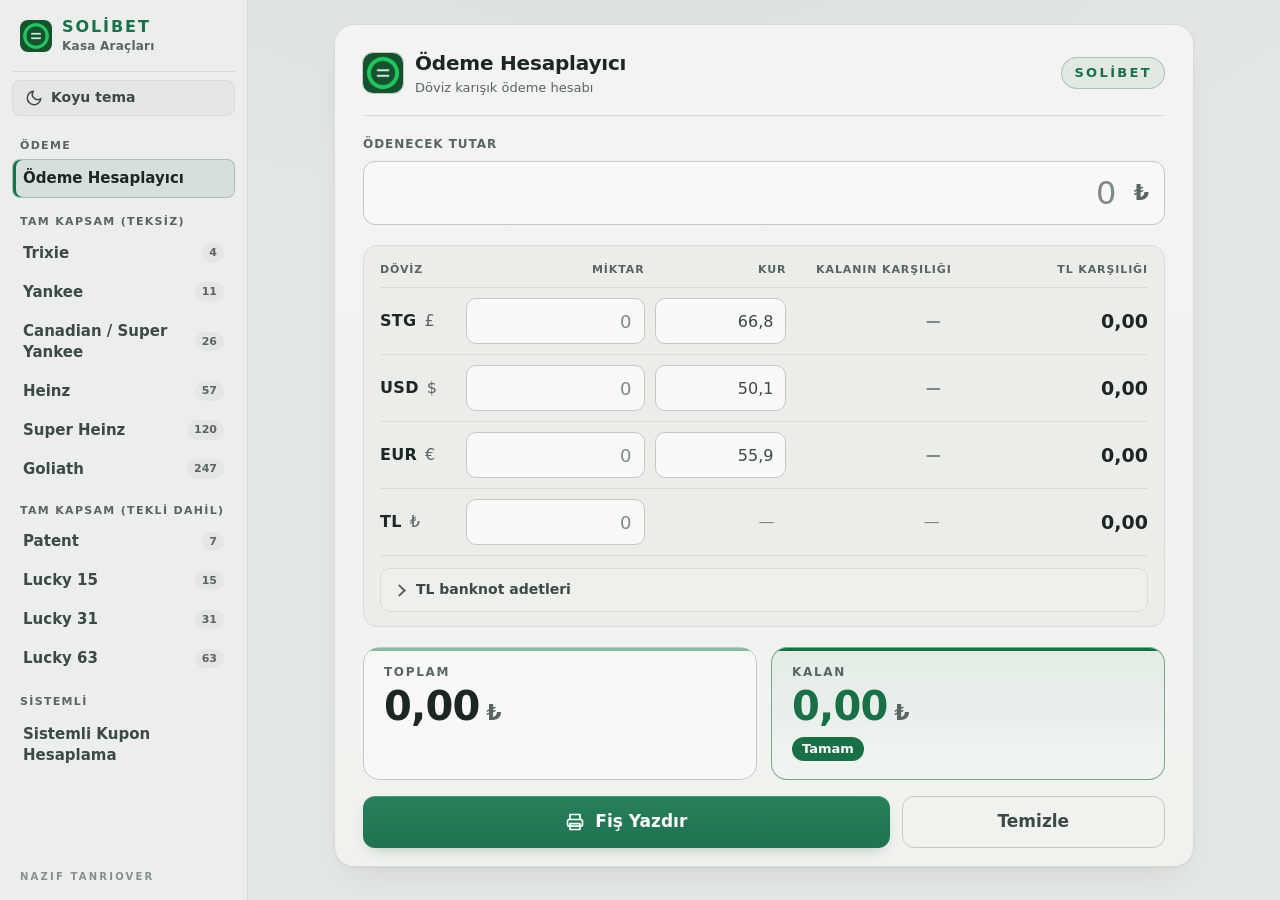
<file: index.html>
<!doctype html>
<html lang="tr">
<head>
  <meta charset="utf-8">
  <meta name="viewport" content="width=device-width, initial-scale=1">
  <title>SOLİBET Kasa Araçları</title>
  <meta name="theme-color" content="#081a10">
  <link rel="manifest" href="manifest.json">
  <link rel="icon" href="icons/icon-192.png">
  <link rel="apple-touch-icon" href="icons/icon-192.png">
  <link rel="stylesheet" href="style.css">
  <script>
    // Kayıtlı tema seçimini sayfa çizilmeden uygula (yanıp sönme olmasın)
    try { var t = localStorage.getItem('odeme-tema'); if (t) document.documentElement.dataset.theme = t; } catch (e) {}
  </script>
</head>
<body>
  <!-- SOL MENÜ: tıklanan program ortada açılır -->
  <nav class="menu" aria-label="Programlar">
    <div class="menu-ust">
      <img src="icons/icon-192.png" alt="" width="32" height="32">
      <span>SOLİBET<br><small>Kasa Araçları</small></span>
    </div>

    <!-- Açık / koyu tema düğmesi -->
    <button type="button" class="tema-dugme" id="tema-dugme" aria-label="Temayı değiştir">
      <svg id="tema-ikon" aria-hidden="true" width="18" height="18" viewBox="0 0 24 24" fill="none" stroke="currentColor" stroke-width="2" stroke-linecap="round" stroke-linejoin="round"></svg>
      <span id="tema-yazi">Açık tema</span>
    </button>

    <p class="menu-baslik">Ödeme</p>
    <a href="#odeme" data-gorunum="odeme">Ödeme Hesaplayıcı</a>

    <!-- Bahis türleri menu.js tarafından lucky.js listesinden eklenir -->
    <div id="menu-bahisler"></div>

    <p class="menu-baslik">Sistemli</p>
    <a href="#sistemli" data-gorunum="sistemli">Sistemli Kupon Hesaplama</a>

    <footer class="imza-alt">NAZIF TANRIOVER</footer>
  </nav>

  <div class="icerik">
  <main class="kart gorunum" id="gorunum-odeme">
    <header class="ust">
      <div class="ust-sol">
        <img class="logo" src="icons/icon-192.png" alt="" width="40" height="40">
        <div>
          <h1>Ödeme Hesaplayıcı</h1>
          <p class="alt-baslik">Döviz karışık ödeme hesabı</p>
        </div>
      </div>
      <span class="marka">SOLİBET</span>
    </header>

    <!-- Ödenecek tutar -->
    <label class="odenecek">
      <span class="etiket">Ödenecek Tutar</span>
      <span class="alan">
        <input id="odenecek" inputmode="decimal" autocomplete="off" placeholder="0">
        <span class="birim" aria-hidden="true">₺</span>
      </span>
    </label>

    <!-- Döviz satırları -->
    <div class="tablo">
      <div class="satir baslik">
        <span>Döviz</span><span>Miktar</span><span>Kur</span><span>Kalanın Karşılığı</span><span>TL Karşılığı</span>
      </div>
      <div class="satir">
        <span class="doviz">STG <i>£</i></span>
        <input id="miktar-STG" inputmode="decimal" autocomplete="off" placeholder="0">
        <input id="kur-STG" inputmode="decimal" autocomplete="off">
        <output id="kalan-STG" class="kalan-doviz">—</output>
        <output class="tl-deger" id="tl-STG">0,00</output>
      </div>
      <div class="satir">
        <span class="doviz">USD <i>$</i></span>
        <input id="miktar-USD" inputmode="decimal" autocomplete="off" placeholder="0">
        <input id="kur-USD" inputmode="decimal" autocomplete="off">
        <output id="kalan-USD" class="kalan-doviz">—</output>
        <output class="tl-deger" id="tl-USD">0,00</output>
      </div>
      <div class="satir">
        <span class="doviz">EUR <i>€</i></span>
        <input id="miktar-EUR" inputmode="decimal" autocomplete="off" placeholder="0">
        <input id="kur-EUR" inputmode="decimal" autocomplete="off">
        <output id="kalan-EUR" class="kalan-doviz">—</output>
        <output class="tl-deger" id="tl-EUR">0,00</output>
      </div>
      <div class="satir satir-tl">
        <span class="doviz">TL <i>₺</i></span>
        <input id="miktar-TL" inputmode="decimal" autocomplete="off" placeholder="0">
        <span class="kur-yok">—</span>
        <span class="kur-yok">—</span>
        <output class="tl-deger" id="tl-TL">0,00</output>
      </div>

      <!-- TL banknot alt bölümü: adet girilirse TL miktarı otomatik dolar -->
      <details class="banknot" id="banknot-bolum">
        <summary>TL banknot adetleri <span id="banknot-ozet"></span></summary>
        <div class="banknot-izgara">
          <label><span>200 ₺</span><input data-kupur="200" inputmode="numeric" autocomplete="off" placeholder="0"></label>
          <label><span>100 ₺</span><input data-kupur="100" inputmode="numeric" autocomplete="off" placeholder="0"></label>
          <label><span>50 ₺</span><input data-kupur="50" inputmode="numeric" autocomplete="off" placeholder="0"></label>
          <label><span>20 ₺</span><input data-kupur="20" inputmode="numeric" autocomplete="off" placeholder="0"></label>
          <label><span>10 ₺</span><input data-kupur="10" inputmode="numeric" autocomplete="off" placeholder="0"></label>
          <label><span>5 ₺</span><input data-kupur="5" inputmode="numeric" autocomplete="off" placeholder="0"></label>
          <label class="coins"><span>COINS (₺ tutar)</span><input id="coins" inputmode="decimal" autocomplete="off" placeholder="0,00"></label>
        </div>
        <p class="ipucu">Adet yazınca TL miktarı kendiliğinden dolar. TL miktarını elle yazarsan adetler silinir.</p>
      </details>
    </div>

    <!-- Sonuçlar -->
    <section class="sonuc">
      <div class="kutu toplam">
        <span>TOPLAM</span>
        <strong id="toplam">0,00</strong>
      </div>
      <div class="kutu kalan" id="kalan-kutu">
        <span>KALAN</span>
        <strong id="kalan">0,00</strong>
        <em id="durum">—</em>
      </div>
    </section>

    <div class="butonlar">
      <button id="yazdir" type="button" class="yazdir">
        <svg aria-hidden="true" width="20" height="20" viewBox="0 0 24 24" fill="none" stroke="currentColor" stroke-width="2" stroke-linecap="round" stroke-linejoin="round"><path d="M6 9V3h12v6"/><rect x="3" y="9" width="18" height="8" rx="2"/><path d="M6 14h12v7H6z"/></svg>
        Fiş Yazdır
      </button>
      <button id="temizle" type="button" class="ikincil">Temizle</button>
    </div>
  </main>

  <!-- LUCKY / YANKEE HESAPLAYICI: menüden seçilen türe göre kurulur (menu.js) -->
  <section class="kart gorunum" id="gorunum-lucky" hidden>
    <header class="ust">
      <div class="ust-sol">
        <img class="logo" src="icons/icon-192.png" alt="" width="40" height="40">
        <div>
          <h1 id="l-baslik">Lucky 15</h1>
          <p class="alt-baslik" id="l-aciklama"></p>
        </div>
      </div>
      <span class="marka">SOLİBET</span>
    </header>

    <div class="l-ayarlar">
      <label><span class="etiket">Oran tipi</span>
        <select id="l-oran-tipi">
          <option value="kesirli">Kesirli (5/2)</option>
          <option value="ondalik">Ondalık (3,50)</option>
        </select></label>
      <label><span class="etiket">Bahis girişi</span>
        <select id="l-bahis-tipi">
          <option value="satir">Satır başı</option>
          <option value="toplam">Toplam yatırılan</option>
        </select></label>
      <label><span class="etiket" id="l-birim-etiket">Satır başı bahis</span>
        <input id="l-birim" inputmode="decimal" autocomplete="off" placeholder="0"></label>
      <label><span class="etiket">Each-Way</span>
        <select id="l-ew">
          <option value="">Hayır (sadece Win)</option>
          <option value="winToWin">Evet — Win to Win</option>
          <option value="equallyDivided">Evet — Eşit bölünmüş</option>
        </select></label>
      <label><span class="etiket">Plase kesri</span>
        <select id="l-plase">
          <option value="1/4">1/4</option>
          <option value="1/5">1/5</option>
          <option value="1/3">1/3</option>
          <option value="1/6">1/6</option>
          <option value="1/2">1/2</option>
        </select></label>
    </div>

    <div class="tablo l-tablo">
      <div class="l-satir baslik">
        <span>#</span><span>Oran</span><span>Sonuç</span><span>Rule 4 (p)</span><span>Dead Heat</span>
      </div>
      <div id="l-secimler"></div>
      <!-- SOLİBET Lucky kuralları (sadece Patent, Lucky 15/31/63): değerler değiştirilebilir -->
      <details class="banknot" id="l-bonus-bolum">
        <summary>SOLİBET bonusu <span id="l-bonus-ozet"></span></summary>
        <div class="l-bonus">
          <label id="l-carpan-alan"><span>Tek kazanan: fiyat × çarpan + 1</span><input id="l-bonus-carpan" inputmode="decimal" autocomplete="off" value="2"></label>
          <label><span>Hepsi kazanırsa (NR yoksa) bonus %</span><input id="l-bonus-yuzde" inputmode="decimal" autocomplete="off" value="10"></label>
        </div>
      </details>
      <p class="ipucu" id="l-ipucu"></p>
    </div>

    <p class="l-hata" id="l-hata" role="alert"></p>

    <section class="sonuc">
      <div class="kutu toplam">
        <span>TOPLAM BAHİS</span>
        <strong id="l-toplam-bahis">0,00</strong>
        <em class="l-not" id="l-satir-notu"></em>
      </div>
      <div class="kutu kalan tamam" id="l-odeme-kutu">
        <span>ÖDEME</span>
        <strong id="l-getiri">0,00</strong>
        <em id="l-kar">—</em>
      </div>
    </section>

    <div class="l-detay" id="l-detay"></div>

    <div class="butonlar">
      <button id="l-yazdir" type="button" class="yazdir">
        <svg aria-hidden="true" width="20" height="20" viewBox="0 0 24 24" fill="none" stroke="currentColor" stroke-width="2" stroke-linecap="round" stroke-linejoin="round"><path d="M6 9V3h12v6"/><rect x="3" y="9" width="18" height="8" rx="2"/><path d="M6 14h12v7H6z"/></svg>
        Fiş Yazdır
      </button>
      <button id="l-temizle" type="button" class="ikincil">Temizle</button>
    </div>
  </section>

  <!-- SİSTEMLİ KUPON: ayrı program, olduğu gibi içeri alındı -->
  <section class="kart gorunum gorunum-genis" id="gorunum-sistemli" hidden>
    <iframe id="sistemli-cerceve" title="Sistemli Kupon Hesaplama" data-src="sistemli/index.html"></iframe>
  </section>
  </div>

  <!-- Termal yazıcı fişi: sadece yazdırırken görünür -->
  <div id="fis" aria-hidden="true"></div>

  <script src="app.js"></script>
  <script src="lucky.js"></script>
  <script src="menu.js"></script>
  <script src="klavye.js"></script>
</body>
</html>
</file>
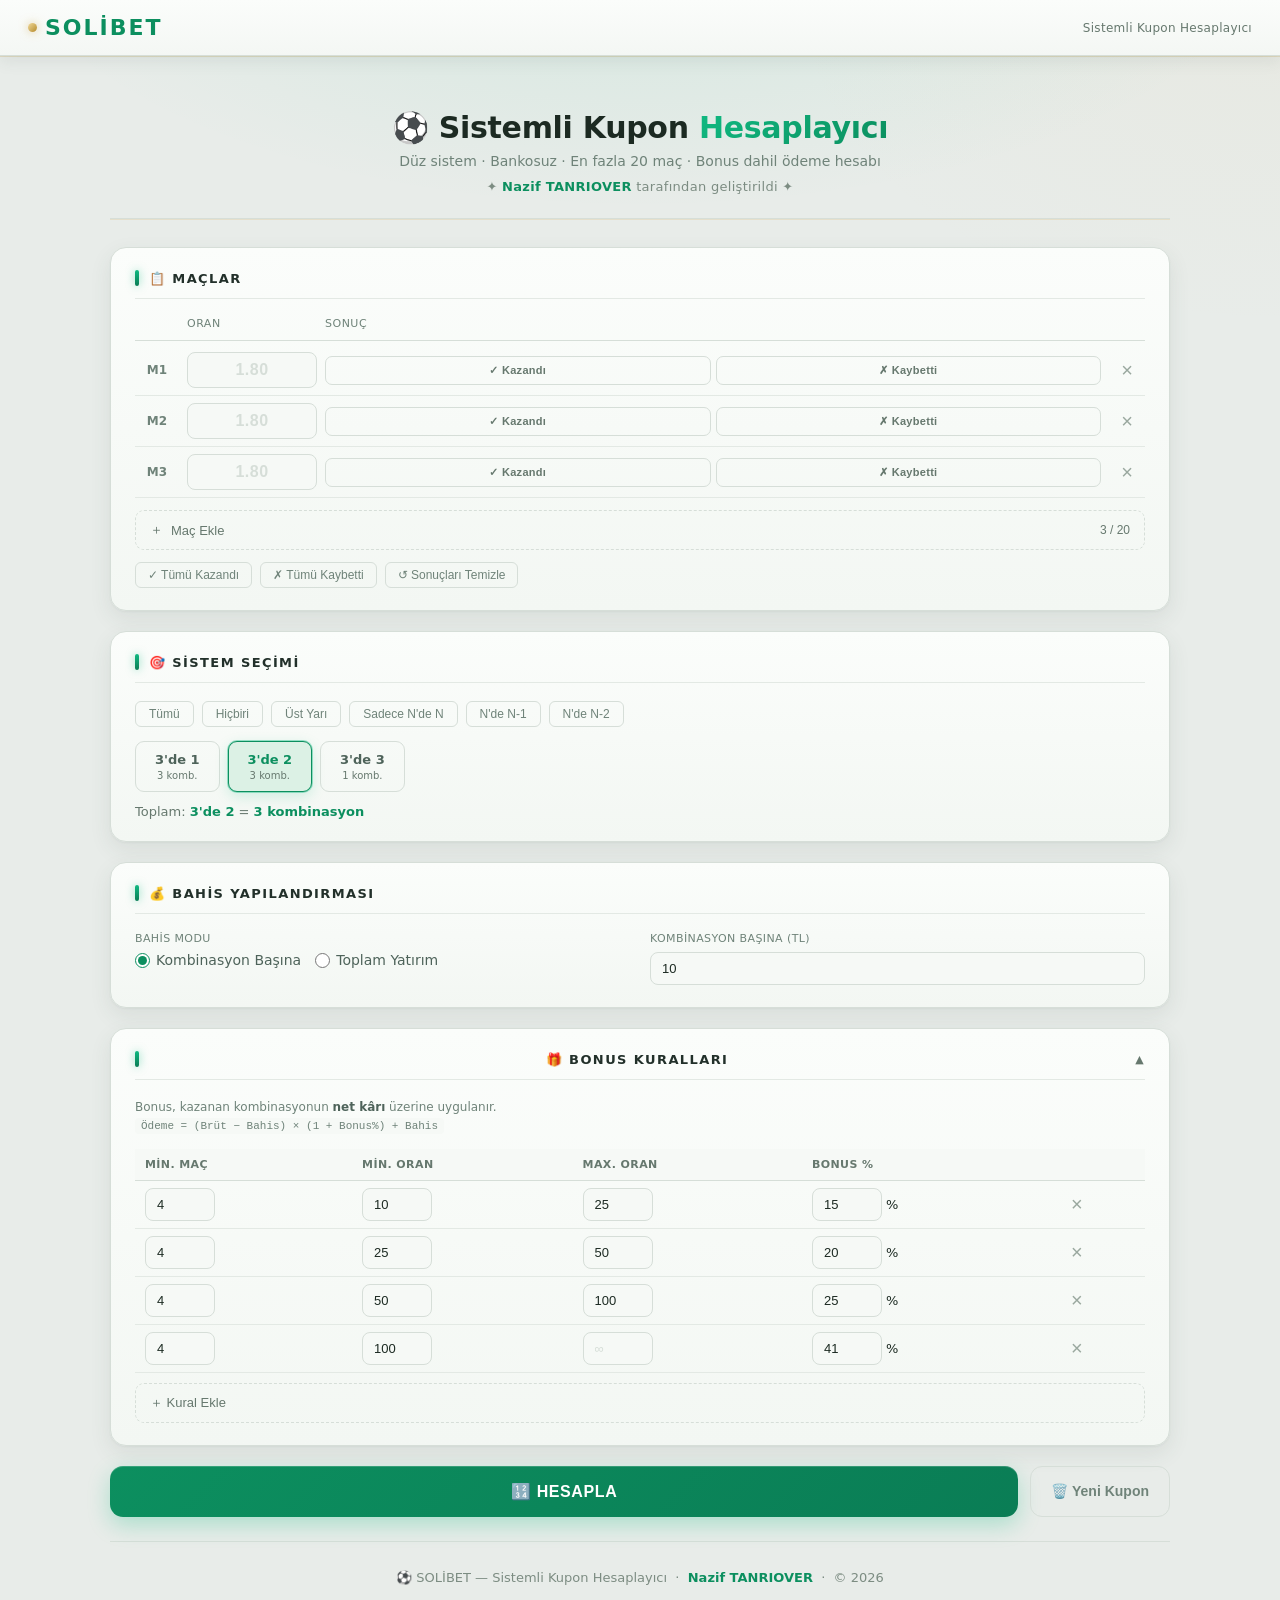
<file: sistemli/index.html>
<!DOCTYPE html>
<html lang="tr">
<head>
  <meta charset="UTF-8">
  <meta name="viewport" content="width=device-width, initial-scale=1.0, viewport-fit=cover">
  <title>SOLİBET — Sistemli Kupon Hesaplayıcı</title>

  <!-- PWA -->
  <link rel="manifest" href="manifest.json">
  <meta name="theme-color" content="#0c8f5f">
  <meta name="mobile-web-app-capable" content="yes">
  <meta name="apple-mobile-web-app-capable" content="yes">
  <meta name="apple-mobile-web-app-status-bar-style" content="black-translucent">
  <meta name="apple-mobile-web-app-title" content="SOLİBET">
  <link rel="apple-touch-icon" href="apple-touch-icon.png">
  <link rel="icon" type="image/png" sizes="192x192" href="icon-192.png">
  <style>
    *, *::before, *::after { box-sizing: border-box; margin: 0; padding: 0; }

    body {
      font-family: 'Segoe UI', system-ui, -apple-system, sans-serif;
      background:
        radial-gradient(1100px 500px at 50% -10%, rgba(16,185,129,.10), transparent 60%),
        radial-gradient(900px 600px at 100% 0%, rgba(216,177,96,.05), transparent 55%),
        #e8ece9;
      background-attachment: fixed;
      color: #1c2a22;
      min-height: 100vh;
      -webkit-font-smoothing: antialiased;
      -moz-osx-font-smoothing: grayscale;
    }

    /* ── Top bar ── */
    .topbar {
      display: flex;
      align-items: center;
      justify-content: space-between;
      padding: 0 28px;
      height: 56px;
      background: linear-gradient(180deg, #fbfdfb, #f4f7f4);
      border-bottom: 1px solid #d6ded8;
      box-shadow: 0 1px 0 rgba(181,138,42,.20), 0 4px 16px rgba(60,80,70,.10);
      position: sticky;
      top: 0;
      z-index: 100;
    }
    .solibet-logo {
      font-size: 22px;
      font-weight: 900;
      letter-spacing: 2px;
      color: #0c8f5f;
      text-transform: uppercase;
      display: flex;
      align-items: center;
      gap: 8px;
    }
    .solibet-logo .dot {
      width: 9px; height: 9px;
      background: linear-gradient(135deg, #f0d99a, #b58a2a);
      border-radius: 50%;
      display: inline-block;
      box-shadow: 0 0 10px rgba(216,177,96,.6);
    }
    .topbar-right {
      font-size: 12px;
      color: #66786e;
      letter-spacing: 0.3px;
    }

    .container { max-width: 1100px; margin: 0 auto; padding: 24px 20px; }

    /* ── Header ── */
    header {
      text-align: center;
      padding: 30px 0 24px;
      border-bottom: 1px solid #d6ded8;
      box-shadow: 0 1px 0 rgba(216,177,96,.22);
      margin-bottom: 28px;
    }
    header h1 { font-size: 30px; font-weight: 800; letter-spacing: -0.3px; color: #1c2a22; }
    header h1 em { font-style: normal; background: linear-gradient(135deg, #10b981, #0c8f5f); -webkit-background-clip: text; background-clip: text; -webkit-text-fill-color: transparent; }
    header p { color: #6f8379; margin-top: 8px; font-size: 14px; }
    header .dev-credit {
      margin-top: 10px; font-size: 13px; color: #7c8c82; letter-spacing: 0.3px;
    }
    header .dev-credit span { color: #0c8f5f; font-weight: 700; }

    /* ── Section card ── */
    .card {
      background: linear-gradient(180deg, #fbfdfb, #f3f7f3);
      border: 1px solid #d6ded8;
      border-radius: 16px;
      padding: 22px 24px;
      margin-bottom: 20px;
      box-shadow: 0 1px 2px rgba(60,80,70,.05), 0 8px 22px rgba(60,80,70,.09);
    }
    .card-title {
      font-size: 13px;
      font-weight: 800;
      color: #22302a;
      text-transform: uppercase;
      letter-spacing: 1.4px;
      margin-bottom: 18px;
      padding-bottom: 12px;
      border-bottom: 1px solid #e3e9e4;
      display: flex;
      align-items: center;
      gap: 10px;
    }
    .card-title::before {
      content: '';
      width: 4px; height: 16px;
      background: linear-gradient(180deg, #10b981, #0a7d55);
      border-radius: 3px;
      box-shadow: 0 0 8px rgba(16,185,129,.5);
    }

    /* ── Match table ── */
    .match-header, .match-row {
      display: grid;
      grid-template-columns: 44px 130px 1fr 36px;
      gap: 8px;
      align-items: center;
    }
    .match-header {
      font-size: 11px;
      color: #6f8379;
      text-transform: uppercase;
      letter-spacing: 0.5px;
      padding-bottom: 10px;
      border-bottom: 1px solid #d6ded8;
      margin-bottom: 4px;
    }
    .match-row { padding: 7px 0; border-bottom: 1px solid #e3e9e4; }
    .match-num { font-size: 12px; color: #6f8379; text-align: center; font-weight: 600; }

    /* inputs */
    input[type="text"], input[type="number"] {
      background: #f6f9f6;
      border: 1px solid #d6ded8;
      border-radius: 8px;
      color: #1c2a22;
      padding: 8px 11px;
      font-size: 13px;
      width: 100%;
      transition: border-color .18s;
    }
    input[type="text"]:focus, input[type="number"]:focus {
      outline: none; border-color: #0c8f5f;
      box-shadow: 0 0 0 3px rgba(16,185,129,.18);
    }
    input::placeholder { color: #d6ded8; }
    .odds-input {
      font-size: 16px !important;
      font-weight: 700 !important;
      text-align: center;
      letter-spacing: 0.5px;
    }
    .odds-input.invalid { border-color: #d24b4a !important; }

    /* result toggle */
    .res-wrap { display: flex; gap: 5px; }
    .res-btn {
      flex: 1; padding: 7px 0; border-radius: 7px; border: 1px solid #d6ded8;
      cursor: pointer; font-size: 11px; font-weight: 700; transition: all .18s;
      background: transparent; color: #66786e; letter-spacing: 0.3px;
    }
    .res-btn:hover { border-color: #2f8f66; color: #2f8f66; }
    .res-btn.win.active  { background: #dcf1e5; border-color: #0c8f5f; color: #0c8f5f; }
    .res-btn.lose.active { background: #fae2e2; border-color: #d24b4a; color: #d24b4a; }

    .icon-btn {
      background: transparent; border: none; color: #9aa89f; cursor: pointer;
      font-size: 20px; line-height: 1; transition: color .18s; padding: 2px;
    }
    .icon-btn:hover { color: #d24b4a; }

    .add-row-btn {
      display: flex; align-items: center; gap: 8px; width: 100%;
      background: transparent; border: 1px dashed #d6ded8; border-radius: 9px;
      color: #66786e; padding: 10px 14px; cursor: pointer; font-size: 13px;
      margin-top: 12px; transition: all .18s;
    }
    .add-row-btn:hover { border-color: #0c8f5f; color: #0c8f5f; }
    .add-row-btn:disabled { opacity: .4; cursor: not-allowed; }
    .match-count-badge { margin-left: auto; font-size: 12px; }

    /* quick result buttons */
    .quick-res { display: flex; gap: 8px; margin-top: 12px; flex-wrap: wrap; }
    .qr-btn {
      padding: 5px 12px; border: 1px solid #d6ded8; border-radius: 6px;
      background: transparent; color: #6f8379; cursor: pointer; font-size: 12px;
      transition: all .18s;
    }
    .qr-btn:hover { border-color: #0c8f5f; color: #0c8f5f; }

    /* ── System grid ── */
    .sys-quick { display: flex; gap: 8px; flex-wrap: wrap; margin-bottom: 14px; }
    .sys-qbtn {
      padding: 5px 13px; border: 1px solid #d6ded8; border-radius: 6px;
      background: transparent; color: #6f8379; cursor: pointer; font-size: 12px;
      transition: all .18s;
    }
    .sys-qbtn:hover { border-color: #0c8f5f; color: #0c8f5f; }

    .sys-grid {
      display: grid;
      grid-template-columns: repeat(auto-fill, minmax(78px, 1fr));
      gap: 8px;
    }
    .sys-chip {
      position: relative; border: 1px solid #d6ded8; border-radius: 9px;
      cursor: pointer; padding: 10px 6px; text-align: center;
      transition: all .18s; user-select: none;
    }
    .sys-chip input { position: absolute; opacity: 0; width: 0; height: 0; }
    .sys-chip .k-label { font-size: 13px; font-weight: 700; color: #4e635a; }
    .sys-chip .k-sub  { font-size: 10px; color: #66786e; margin-top: 3px; }
    .sys-chip.sel { background: #dcf1e5; border-color: #0c8f5f; box-shadow: 0 0 0 1px rgba(16,185,129,.4), 0 4px 14px rgba(16,185,129,.18); }
    .sys-chip.sel .k-label { color: #0c8f5f; }
    .sys-chip:hover:not(.sel) { border-color: #2f8f66; }

    .combo-info { margin-top: 12px; font-size: 13px; color: #66786e; }
    .combo-info span { color: #0c8f5f; font-weight: 600; }
    .combo-warn { color: #b58a2a; }

    /* ── Bet config ── */
    .bet-grid { display: grid; grid-template-columns: 1fr 1fr; gap: 20px; }
    .field-label { font-size: 11px; color: #6f8379; margin-bottom: 7px; text-transform: uppercase; letter-spacing: 0.4px; }
    .radio-row { display: flex; gap: 14px; }
    .radio-label { display: flex; align-items: center; gap: 6px; cursor: pointer; font-size: 14px; color: #4e635a; }
    input[type="radio"] { accent-color: #0c8f5f; width: 15px; height: 15px; }

    /* ── Bonus section ── */
    .bonus-toggle-hdr {
      cursor: pointer; display: flex; justify-content: space-between; align-items: center;
    }
    .bonus-toggle-hdr .arrow { font-size: 11px; color: #66786e; }
    .bonus-note { font-size: 12px; color: #6f8379; margin-bottom: 14px; line-height: 1.5; }
    .bonus-note strong { color: #4e635a; }

    .bonus-tbl-wrap { overflow-x: auto; }
    table.bonus-tbl { width: 100%; border-collapse: collapse; font-size: 13px; }
    table.bonus-tbl th {
      background: #f6f9f6; padding: 9px 10px; text-align: left;
      color: #66786e; font-size: 11px; text-transform: uppercase; letter-spacing: 0.4px;
      border-bottom: 1px solid #d6ded8;
    }
    table.bonus-tbl td { padding: 7px 10px; border-bottom: 1px solid #e3e9e4; }
    table.bonus-tbl input { width: 70px; }

    /* ── Calculate button ── */
    .btn-row { display: flex; gap: 12px; margin-bottom: 24px; }
    .calc-btn {
      flex: 1; padding: 16px; border: none; border-radius: 13px;
      background: linear-gradient(135deg, #0c8f5f, #0a7d55);
      color: #fff; font-size: 16px; font-weight: 800; cursor: pointer;
      transition: all .2s; letter-spacing: 0.6px;
      box-shadow: 0 1px 0 rgba(255,255,255,.18) inset, 0 8px 22px rgba(16,185,129,.28);
    }
    .calc-btn:hover {
      background: linear-gradient(135deg, #0c8f5f, #0f9d6b);
      transform: translateY(-1px);
      box-shadow: 0 6px 24px rgba(16,185,129,.35);
    }
    .reset-btn {
      padding: 16px 20px; border: 1px solid #d6ded8; border-radius: 12px;
      background: transparent; color: #6f8379; font-size: 14px; font-weight: 700;
      cursor: pointer; transition: all .2s; white-space: nowrap;
    }
    .reset-btn:hover { border-color: #d24b4a; color: #d24b4a; }
    .loading-overlay {
      display: none; position: fixed; inset: 0; background: rgba(236,240,237,.75);
      z-index: 999; align-items: center; justify-content: center; flex-direction: column; gap: 16px;
    }
    .loading-overlay.show { display: flex; }
    .spinner {
      width: 48px; height: 48px; border: 4px solid #d6ded8;
      border-top-color: #0c8f5f; border-radius: 50%; animation: spin .7s linear infinite;
    }
    @keyframes spin { to { transform: rotate(360deg); } }
    .loading-msg { color: #4e635a; font-size: 15px; font-weight: 600; }

    /* ── Results ── */
    .stat-row { display: grid; grid-template-columns: repeat(4, 1fr); gap: 12px; margin-bottom: 20px; }
    .stat-card {
      background: linear-gradient(180deg, #fafcfa, #f1f5f1); border: 1px solid #d6ded8;
      border-top: 2px solid rgba(16,185,129,.45); border-radius: 12px;
      padding: 18px 16px; text-align: center;
      box-shadow: 0 4px 14px rgba(60,80,70,.10);
    }
    .stat-card .lbl { font-size: 10px; color: #66786e; text-transform: uppercase; letter-spacing: 0.5px; margin-bottom: 7px; }
    .stat-card .val { font-size: 22px; font-weight: 800; }
    .val.blue   { color: #0c8f5f; }
    .val.yellow { color: #b58a2a; }
    .val.green  { color: #0f9d6b; }
    .val.red    { color: #d24b4a; }

    table.res-tbl { width: 100%; border-collapse: collapse; font-size: 13px; }
    table.res-tbl th {
      background: #f6f9f6; padding: 10px 12px; text-align: left;
      color: #66786e; font-size: 11px; text-transform: uppercase; letter-spacing: 0.4px;
    }
    table.res-tbl td { padding: 10px 12px; border-bottom: 1px solid #e3e9e4; }
    table.res-tbl tr:hover td { background: rgba(255,255,255,.02); }
    table.res-tbl tr.total-row td { font-weight: 800; border-top: 2px solid #d6ded8; }

    .badge {
      display: inline-block; padding: 2px 9px; border-radius: 20px;
      font-size: 11px; font-weight: 700;
    }
    .badge-win  { background: #dcf1e5; color: #0c8f5f; }
    .badge-loss { background: #fae2e2; color: #d24b4a; }
    .badge-bonus { background: #f5ead0; color: #b58a2a; border: 1px solid rgba(216,177,96,.35); }
    .badge-none { color: #66786e; }

    .info-box {
      background: #e6f3ea; border: 1px solid #9aa89f; border-radius: 9px;
      padding: 12px 16px; font-size: 13px; color: #4e635a; margin-top: 12px;
    }
    .empty-state { text-align: center; padding: 40px; color: #66786e; }

    /* ── Footer ── */
    footer {
      text-align: center;
      padding: 28px 0 22px;
      border-top: 1px solid #d6ded8;
      margin-top: 10px;
    }
    footer p { font-size: 13px; color: #7c8c82; }
    footer span.name { color: #0c8f5f; font-weight: 700; }

    /* ── Responsive ── */
    @media (max-width: 640px) {
      .match-header, .match-row { grid-template-columns: 36px 110px 1fr 30px; gap: 5px; }
      .stat-row { grid-template-columns: 1fr 1fr; }
      .bet-grid { grid-template-columns: 1fr; }
      .topbar { padding: 0 16px; }
    }
  </style>
</head>
<body>

  <!-- Top bar -->
  <div class="topbar">
    <div class="solibet-logo">
      <span class="dot"></span>SOLİBET
    </div>
    <div class="topbar-right">Sistemli Kupon Hesaplayıcı</div>
  </div>

<div class="container">

  <!-- Header -->
  <header>
    <h1>⚽ Sistemli Kupon <em>Hesaplayıcı</em></h1>
    <p>Düz sistem · Bankosuz · En fazla 20 maç · Bonus dahil ödeme hesabı</p>
    <p class="dev-credit">✦ <span>Nazif TANRIOVER</span> tarafından geliştirildi ✦</p>
  </header>

  <!-- ① Maçlar -->
  <div class="card">
    <div class="card-title">📋 Maçlar</div>
    <div class="match-header">
      <div></div>
      <div>Oran</div>
      <div>Sonuç</div>
      <div></div>
    </div>
    <div id="matches-list"></div>
    <button class="add-row-btn" id="add-match-btn" onclick="addMatch()">
      <span>＋</span> Maç Ekle
      <span class="match-count-badge" id="match-count">0 / 20</span>
    </button>
    <div class="quick-res">
      <button class="qr-btn" onclick="setAllResults('win')">✓ Tümü Kazandı</button>
      <button class="qr-btn" onclick="setAllResults('lose')">✗ Tümü Kaybetti</button>
      <button class="qr-btn" onclick="setAllResults('none')">↺ Sonuçları Temizle</button>
    </div>
  </div>

  <!-- ② Sistem Seçimi -->
  <div class="card">
    <div class="card-title">🎯 Sistem Seçimi</div>
    <div class="sys-quick">
      <button class="sys-qbtn" onclick="sysSelectAll()">Tümü</button>
      <button class="sys-qbtn" onclick="sysSelectNone()">Hiçbiri</button>
      <button class="sys-qbtn" onclick="sysSelectUpperHalf()">Üst Yarı</button>
      <button class="sys-qbtn" onclick="sysSelectOnly(0)">Sadece N'de N</button>
      <button class="sys-qbtn" onclick="sysSelectOnly(1)">N'de N-1</button>
      <button class="sys-qbtn" onclick="sysSelectOnly(2)">N'de N-2</button>
    </div>
    <div class="sys-grid" id="sys-grid">
      <div style="color:#9aa89f;font-size:13px;">Önce maç ekleyin</div>
    </div>
    <div class="combo-info" id="combo-info"></div>
  </div>

  <!-- ③ Bahis -->
  <div class="card">
    <div class="card-title">💰 Bahis Yapılandırması</div>
    <div class="bet-grid">
      <div>
        <div class="field-label">Bahis Modu</div>
        <div class="radio-row">
          <label class="radio-label">
            <input type="radio" name="betmode" value="birim" checked onchange="onBetModeChange()">
            Kombinasyon Başına
          </label>
          <label class="radio-label">
            <input type="radio" name="betmode" value="toplam" onchange="onBetModeChange()">
            Toplam Yatırım
          </label>
        </div>
      </div>
      <div>
        <div class="field-label" id="bet-lbl">Kombinasyon Başına (TL)</div>
        <input type="number" id="bet-amount" value="10" min="0.01" step="0.01" placeholder="10">
      </div>
    </div>
  </div>

  <!-- ④ Bonus Kuralları -->
  <div class="card">
    <div class="card-title bonus-toggle-hdr open" id="bonus-hdr" onclick="toggleBonusSection()">
      <span>🎁 Bonus Kuralları</span>
      <span class="arrow">▲</span>
    </div>
    <div id="bonus-body">
      <p class="bonus-note">
        Bonus, kazanan kombinasyonun <strong>net kârı</strong> üzerine uygulanır.<br>
        <code style="background:#f6f9f6;padding:2px 6px;border-radius:4px;font-size:11px;">Ödeme = (Brüt − Bahis) × (1 + Bonus%) + Bahis</code>
      </p>
      <div class="bonus-tbl-wrap">
        <table class="bonus-tbl">
          <thead>
            <tr>
              <th>Min. Maç</th>
              <th>Min. Oran</th>
              <th>Max. Oran</th>
              <th>Bonus %</th>
              <th></th>
            </tr>
          </thead>
          <tbody id="bonus-tbody"></tbody>
        </table>
      </div>
      <button class="add-row-btn" style="margin-top:10px;" onclick="addBonusRule()">＋ Kural Ekle</button>
    </div>
  </div>

  <!-- Loading overlay -->
  <div class="loading-overlay" id="loading-overlay">
    <div class="spinner"></div>
    <div class="loading-msg" id="loading-msg">Kombinasyonlar hesaplanıyor…</div>
  </div>

  <!-- Calculate -->
  <div class="btn-row">
    <button class="calc-btn" onclick="calculate()">🔢 HESAPLA</button>
    <button class="reset-btn" onclick="resetKupon()" title="Kuponu sıfırla">🗑️ Yeni Kupon</button>
  </div>

  <!-- Results -->
  <div id="results" style="display:none;">
    <div class="card">
      <div class="card-title">📊 Özet</div>
      <div class="stat-row" id="stat-row"></div>
      <div id="summary-tbl"></div>
    </div>
    <div class="card" id="detail-card">
      <div class="card-title" id="detail-title">🏆 Kazanan Kombinasyonlar</div>
      <div id="detail-tbl"></div>
    </div>
  </div>

  <!-- Footer -->
  <footer>
    <p>⚽ SOLİBET — Sistemli Kupon Hesaplayıcı &nbsp;·&nbsp; <span class="name">Nazif TANRIOVER</span> &nbsp;·&nbsp; © 2026</p>
  </footer>

</div>

<script>
/* ═══════════════════════════════════════════════════
   STATE
═══════════════════════════════════════════════════ */
let matches = [];
let bonusRules = [
  { minMac:4, minOran:10.00,  maxOran:25.00,  bonus:0.15 },
  { minMac:4, minOran:25.00,  maxOran:50.00,  bonus:0.20 },
  { minMac:4, minOran:50.00,  maxOran:100.00, bonus:0.25 },
  { minMac:4, minOran:100.00, maxOran:1e12,   bonus:0.41 },
];

/* ═══════════════════════════════════════════════════
   HELPERS
═══════════════════════════════════════════════════ */
const fmt = (n, d=2) => Number(n).toLocaleString('tr-TR', { minimumFractionDigits:d, maximumFractionDigits:d });
const fmtInt = n => Math.round(n).toLocaleString('tr-TR');

function parseOdds(str) {
  if (!str && str !== 0) return NaN;
  return parseFloat(String(str).replaceAll(',', '.'));
}

function syncOddsFromDOM() {
  document.querySelectorAll('.odds-input').forEach(inp => {
    const id = parseInt(inp.dataset.id);
    const m = matches.find(m => m.id === id);
    if (m) m.odds = inp.value;
  });
}

function comb(n, k) {
  if (k < 0 || k > n) return 0;
  if (k === 0 || k === n) return 1;
  k = Math.min(k, n-k);
  let c = 1;
  for (let i = 0; i < k; i++) c = c * (n-i) / (i+1);
  return Math.round(c);
}

function* combGen(n, k) {
  if (k > n || k < 1) return;
  const idx = Array.from({length:k}, (_,i) => i);
  yield idx.slice();
  while (true) {
    let i = k - 1;
    while (i >= 0 && idx[i] === i + n - k) i--;
    if (i < 0) break;
    idx[i]++;
    for (let j = i+1; j < k; j++) idx[j] = idx[j-1] + 1;
    yield idx.slice();
  }
}

function getBonusRate(numMac, odp) {
  for (const r of bonusRules) {
    // Geçersiz kural (min > max) atlanır — yanlış/eksik bonus önlenir
    if (r.minOran > r.maxOran) continue;
    // Yarı-açık aralık [minOran, maxOran): bitişik bantlar arasında boşluk kalmaz.
    // Oran çarpımı çok ondalıklı olsa da (ör. 24.995) tam olarak bir banda düşer.
    if (numMac >= r.minMac && odp >= r.minOran && odp < r.maxOran) return r.bonus;
  }
  return 0;
}

function invalidBonusRules() {
  return bonusRules.filter(r => r.minOran > r.maxOran);
}

function payout(odp, unitBet, bonusRate) {
  const brut = unitBet * odp;
  const netKar = brut - unitBet;
  return netKar * (1 + bonusRate) + unitBet;
}

function selectedSystems() {
  return [...document.querySelectorAll('.syschk:checked')].map(c => parseInt(c.value)).sort((a,b)=>a-b);
}

/* ═══════════════════════════════════════════════════
   MATCHES
═══════════════════════════════════════════════════ */
let _uid = 1;
function hideResults() {
  const r = document.getElementById('results');
  if (r) r.style.display = 'none';
}

function addMatch() {
  if (matches.length >= 20) return;
  syncOddsFromDOM();
  matches.push({ id: _uid++, odds:'', result:'none' });
  renderMatches();
  updateSysGrid();
  hideResults();
}

function removeMatch(id) {
  syncOddsFromDOM();
  matches = matches.filter(m => m.id !== id);
  renderMatches();
  updateSysGrid();
  hideResults();
}

function setRes(id, r) {
  const m = matches.find(m => m.id === id);
  if (!m) return;
  m.result = r;
  const row = document.querySelector(`.match-row[data-id="${id}"]`);
  if (!row) return;
  row.querySelectorAll('.res-btn').forEach(b => b.classList.remove('active'));
  if (r !== 'none') {
    const btn = row.querySelector(`.res-btn.${r}`);
    if (btn) btn.classList.add('active');
  }
}

function setAllResults(r) {
  matches.forEach(m => m.result = r);
  document.querySelectorAll('.match-row').forEach(row => {
    row.querySelectorAll('.res-btn').forEach(b => b.classList.remove('active'));
    if (r !== 'none') {
      const btn = row.querySelector(`.res-btn.${r}`);
      if (btn) btn.classList.add('active');
    }
  });
}

function renderMatches() {
  document.getElementById('match-count').textContent = `${matches.length} / 20`;
  document.getElementById('add-match-btn').disabled = matches.length >= 20;
  const el = document.getElementById('matches-list');
  if (!matches.length) {
    el.innerHTML = '<div style="color:#9aa89f;font-size:13px;padding:12px 0;">Henüz maç eklenmedi.</div>';
    return;
  }
  el.innerHTML = matches.map((m, i) => `
    <div class="match-row" data-id="${m.id}">
      <div class="match-num">M${i+1}</div>
      <input type="text" class="odds-input" data-id="${m.id}"
        placeholder="1.80" value="${escHtml(m.odds)}"
        autocomplete="off" inputmode="decimal"
        oninput="validateOddsInput(this)">
      <div class="res-wrap">
        <button class="res-btn win ${m.result==='win'?'active':''}"  onclick="setRes(${m.id},'win')">✓ Kazandı</button>
        <button class="res-btn lose ${m.result==='lose'?'active':''}" onclick="setRes(${m.id},'lose')">✗ Kaybetti</button>
      </div>
      <button class="icon-btn" onclick="removeMatch(${m.id})" title="Kaldır">×</button>
    </div>
  `).join('');
}

function validateOddsInput(inp) {
  const v = parseOdds(inp.value);
  inp.classList.toggle('invalid', inp.value !== '' && (isNaN(v) || v <= 1.00));
}

function escHtml(s) { return (s||'').replace(/&/g,'&amp;').replace(/</g,'&lt;').replace(/>/g,'&gt;').replace(/"/g,'&quot;'); }

/* ═══════════════════════════════════════════════════
   SYSTEM GRID
═══════════════════════════════════════════════════ */
function updateSysGrid() {
  const n = matches.length;
  const prev = selectedSystems();
  const grid = document.getElementById('sys-grid');
  if (n < 2) {
    grid.innerHTML = '<div style="color:#9aa89f;font-size:13px;">En az 2 maç ekleyin</div>';
    document.getElementById('combo-info').innerHTML = '';
    return;
  }
  grid.innerHTML = Array.from({length:n}, (_,i) => {
    const k = i+1, c = comb(n,k);
    const sel = prev.includes(k) || (prev.length===0 && k===n);
    return `
      <label class="sys-chip ${sel?'sel':''}" onclick="toggleSysChip(event,this)">
        <input type="checkbox" class="syschk" value="${k}" ${sel?'checked':''}>
        <div class="k-label">${n}'de ${k}</div>
        <div class="k-sub">${fmtInt(c)} komb.</div>
      </label>`;
  }).join('');
  updateComboInfo();
}

function toggleSysChip(e, label) {
  e.preventDefault();
  const cb = label.querySelector('input');
  cb.checked = !cb.checked;
  label.classList.toggle('sel', cb.checked);
  updateComboInfo();
}

function updateComboInfo() {
  const n = matches.length;
  const sel = selectedSystems();
  const info = document.getElementById('combo-info');
  if (!sel.length || n < 2) { info.innerHTML=''; return; }
  const total = sel.reduce((s,k)=>s+comb(n,k),0);
  const warn = total > 200000 ? '<br><span class="combo-warn">⚠️ Çok fazla kombinasyon — hesaplama biraz uzun sürebilir.</span>' : '';
  info.innerHTML = `Toplam: <span>${sel.map(k=>`${n}'de ${k}`).join(' + ')}</span> = <span>${fmtInt(total)} kombinasyon</span>${warn}`;
}

function sysSelectAll()  { document.querySelectorAll('.syschk').forEach(c=>{c.checked=true; c.closest('label').classList.add('sel');}); updateComboInfo(); }
function sysSelectNone() { document.querySelectorAll('.syschk').forEach(c=>{c.checked=false; c.closest('label').classList.remove('sel');}); updateComboInfo(); }
function sysSelectUpperHalf() {
  const n = matches.length, half = Math.ceil(n/2);
  document.querySelectorAll('.syschk').forEach(c=>{
    const k=parseInt(c.value), s=k>=half; c.checked=s; c.closest('label').classList.toggle('sel',s);
  }); updateComboInfo();
}
function sysSelectOnly(offset) {
  const n = matches.length, target = n - offset;
  document.querySelectorAll('.syschk').forEach(c=>{
    const k=parseInt(c.value), s=(k===target); c.checked=s; c.closest('label').classList.toggle('sel',s);
  }); updateComboInfo();
}

function resetKupon() {
  if (!confirm('Kuponu sıfırlamak istediğinizden emin misiniz? Tüm maçlar ve sonuçlar silinir.')) return;
  matches = [];
  _uid = 1;
  document.getElementById('results').style.display = 'none';
  renderMatches();
  updateSysGrid();
  addMatch(); addMatch(); addMatch();
}

/* ═══════════════════════════════════════════════════
   BET CONFIG
═══════════════════════════════════════════════════ */
function onBetModeChange() {
  const mode = document.querySelector('input[name="betmode"]:checked').value;
  document.getElementById('bet-lbl').textContent = mode==='toplam' ? 'Toplam Yatırım (TL)' : 'Kombinasyon Başına (TL)';
}

/* ═══════════════════════════════════════════════════
   BONUS RULES
═══════════════════════════════════════════════════ */
function renderBonusRules() {
  document.getElementById('bonus-tbody').innerHTML = bonusRules.map((r,i)=>`
    <tr>
      <td><input type="number" value="${r.minMac}" min="1" max="20" step="1"
        oninput="bonusRules[${i}].minMac=Math.max(1,parseInt(this.value)||1)"></td>
      <td><input type="number" value="${r.minOran}" min="1" step="0.01"
        oninput="bonusRules[${i}].minOran=parseFloat(this.value)||1"></td>
      <td><input type="number" value="${r.maxOran>=1e11?'':r.maxOran}" min="1" step="0.01" placeholder="∞"
        oninput="bonusRules[${i}].maxOran=parseFloat(this.value)||1e12"></td>
      <td><input type="number" value="${Math.round(r.bonus*100)}" min="0" max="200" step="1"
        oninput="bonusRules[${i}].bonus=(parseInt(this.value)||0)/100"> %</td>
      <td><button class="icon-btn" onclick="removeBonusRule(${i})">×</button></td>
    </tr>
  `).join('');
}

function addBonusRule() {
  bonusRules.push({minMac:4, minOran:10, maxOran:1e12, bonus:0.10});
  renderBonusRules();
}

function removeBonusRule(i) {
  bonusRules.splice(i,1); renderBonusRules();
}

function toggleBonusSection() {
  const hdr = document.getElementById('bonus-hdr');
  const body = document.getElementById('bonus-body');
  const open = hdr.classList.toggle('open');
  body.style.display = open ? 'block' : 'none';
  hdr.querySelector('.arrow').textContent = open ? '▲' : '▼';
}

/* ═══════════════════════════════════════════════════
   CALCULATE
═══════════════════════════════════════════════════ */
function calculate() {
  syncOddsFromDOM();

  if (matches.length < 2) { alert('En az 2 maç ekleyin!'); return; }
  for (let i=0; i<matches.length; i++) {
    const o = parseOdds(matches[i].odds);
    if (isNaN(o) || o <= 1.00) { alert(`M${i+1} için geçerli oran girin!\n\nÖrnek: 1.80 veya 1,80`); return; }
  }
  const sel = selectedSystems();
  if (!sel.length) { alert('En az bir sistem boyutu seçin!'); return; }
  const betInput = parseFloat(String(document.getElementById('bet-amount').value).replace(',','.'));
  if (!betInput || betInput <= 0) { alert('Geçerli bahis miktarı girin!'); return; }
  const betMode = document.querySelector('input[name="betmode"]:checked').value;

  // Bonus kurallarında geçersiz aralık (min > max) varsa uyar
  const bad = invalidBonusRules();
  if (bad.length) {
    alert('Bonus kurallarında hatalı aralık var: Min. Oran, Max. Oran\'dan büyük olamaz.\n' +
          'Bu kurallar hesaba katılmayacak. Lütfen düzeltin.');
  }

  const n = matches.length;
  const totalCombs = sel.reduce((s,k)=>s+comb(n,k),0);

  const overlay = document.getElementById('loading-overlay');
  const heavy = totalCombs > 50000;
  if (heavy) {
    document.getElementById('loading-msg').textContent = `${fmtInt(totalCombs)} kombinasyon hesaplanıyor…`;
    overlay.classList.add('show');
  }
  // Overlay'in çizilmesine izin ver, sonra parçalı (asenkron) hesapla — arayüz donmaz
  requestAnimationFrame(() => {
    _doCalculate(sel, betInput, betMode, n, totalCombs, heavy)
      .catch(err => { console.error(err); alert('Hesaplama sırasında bir hata oluştu.'); })
      .finally(() => overlay.classList.remove('show'));
  });
}

async function _doCalculate(sel, betInput, betMode, n, totalCombs, heavy) {
  const unitBet = betMode==='toplam' ? betInput/totalCombs : betInput;
  const totalYatirim = betMode==='toplam' ? betInput : unitBet*totalCombs;
  const hasResults = matches.some(m => m.result !== 'none');

  const byK = {}; sel.forEach(k => { byK[k]={total:0,kazanan:0,odeme:0,yatirim:0}; });
  let toplamOdeme = 0;
  const kazananlar = [];

  // Büyük hesaplarda arayüzün donmaması için işi parçalara böl ve periyodik olarak
  // olay döngüsüne (event loop) kontrolü bırak. Matematik birebir aynı kalır.
  const CHUNK = 20000;
  let processed = 0;

  for (const k of sel) {
    for (const idxs of combGen(n, k)) {
      byK[k].total++;
      byK[k].yatirim += unitBet;
      const odp = idxs.reduce((p,i)=>p*parseOdds(matches[i].odds), 1);
      const won = hasResults && idxs.every(i => matches[i].result==='win');
      if (hasResults) {
        if (won) {
          const bonusRate = getBonusRate(k, odp);
          const op = payout(odp, unitBet, bonusRate);
          byK[k].kazanan++;
          byK[k].odeme += op;
          toplamOdeme += op;
          kazananlar.push({idxs, k, odp, bonusRate, totalOdeme:op});
        }
      } else {
        const bonusRate = getBonusRate(k, odp);
        byK[k].odeme += payout(odp, unitBet, bonusRate);
      }
      if (heavy && ++processed % CHUNK === 0) {
        document.getElementById('loading-msg').textContent =
          `${fmtInt(processed)} / ${fmtInt(totalCombs)} kombinasyon hesaplandı…`;
        await new Promise(r => setTimeout(r));
      }
    }
  }

  const netKar = toplamOdeme - totalYatirim;
  document.getElementById('stat-row').innerHTML = `
    <div class="stat-card"><div class="lbl">Toplam Kombinasyon</div><div class="val blue">${fmtInt(totalCombs)}</div></div>
    <div class="stat-card"><div class="lbl">Toplam Yatırım</div><div class="val yellow">${fmt(totalYatirim)} TL</div></div>
    <div class="stat-card"><div class="lbl">${hasResults?'Toplam Ödeme':'Maks. Potansiyel'}</div><div class="val green">${fmt(hasResults?toplamOdeme:sel.reduce((s,k)=>s+byK[k].odeme,0))} TL</div></div>
    <div class="stat-card"><div class="lbl">${hasResults?'Net Kâr/Zarar':'Net Kâr (Maks.)'}</div>
      <div class="val ${hasResults?(netKar>=0?'green':'red'):'blue'}">${hasResults?(netKar>=0?'+':'')+fmt(netKar)+' TL':'—'}</div></div>
  `;

  const hdrs = hasResults
    ? `<th>Komb.</th><th style="text-align:right">Kazanan</th><th style="text-align:right">Yatırım</th><th style="text-align:right">Ödeme</th>`
    : `<th>Komb.</th><th style="text-align:right">Yatırım</th><th style="text-align:right">Maks. Ödeme</th>`;
  const rows = sel.map(k => {
    const s = byK[k];
    return hasResults
      ? `<tr><td><strong>${n}'de ${k}</strong></td><td style="text-align:right">${fmtInt(s.total)}</td>
          <td style="text-align:right"><span class="badge ${s.kazanan>0?'badge-win':'badge-none'}">${s.kazanan}</span></td>
          <td style="text-align:right">${fmt(s.yatirim)} TL</td><td style="text-align:right;font-weight:700">${fmt(s.odeme)} TL</td></tr>`
      : `<tr><td><strong>${n}'de ${k}</strong></td><td style="text-align:right">${fmtInt(s.total)}</td>
          <td style="text-align:right">${fmt(s.yatirim)} TL</td><td style="text-align:right;font-weight:700">${fmt(s.odeme)} TL</td></tr>`;
  }).join('');
  const totOdemeDisplay = hasResults ? toplamOdeme : sel.reduce((s,k)=>s+byK[k].odeme,0);
  const totalRow = hasResults
    ? `<tr class="total-row"><td>TOPLAM</td><td style="text-align:right">${fmtInt(totalCombs)}</td>
        <td style="text-align:right">${kazananlar.length}</td>
        <td style="text-align:right">${fmt(totalYatirim)} TL</td>
        <td style="text-align:right;color:#0c8f5f">${fmt(toplamOdeme)} TL</td></tr>`
    : `<tr class="total-row"><td>TOPLAM</td><td style="text-align:right">${fmtInt(totalCombs)}</td>
        <td style="text-align:right">${fmt(totalYatirim)} TL</td>
        <td style="text-align:right;color:#0c8f5f">${fmt(totOdemeDisplay)} TL</td></tr>`;

  document.getElementById('summary-tbl').innerHTML = `
    <table class="res-tbl" style="margin-top:16px">
      <thead><tr><th>Sistem</th>${hdrs}</tr></thead>
      <tbody>${rows}${totalRow}</tbody>
    </table>`;

  const detTitle = document.getElementById('detail-title');
  const detTbl = document.getElementById('detail-tbl');

  if (!hasResults) {
    detTitle.textContent = 'ℹ️ Senaryo Modu';
    detTbl.innerHTML = `<div class="info-box">Maç sonuçları girilmediği için <strong>senaryo analizi</strong> gösterildi. Kazanan/kaybeden belirlemek için maç sonuçlarını işaretleyin.</div>`;
  } else if (kazananlar.length === 0) {
    detTitle.textContent = '❌ Kazanan Kombinasyon Yok';
    detTbl.innerHTML = `<div class="empty-state">😔 Hiç kazanan kombinasyon bulunamadı.</div>`;
  } else {
    const sorted = [...kazananlar].sort((a,b)=>b.totalOdeme-a.totalOdeme);
    const show = Math.min(sorted.length, 100);
    detTitle.textContent = `🏆 Kazanan Kombinasyonlar — ${kazananlar.length} adet`;
    detTbl.innerHTML = `
      <table class="res-tbl">
        <thead><tr><th>#</th><th>Sistem</th><th>Maçlar</th><th style="text-align:right">Oran Çarpımı</th><th style="text-align:right">Bonus</th><th style="text-align:right">Ödeme</th></tr></thead>
        <tbody>
          ${sorted.slice(0,show).map((item,i)=>{
            const macNames = item.idxs.map(idx => `M${idx+1}`).join(' · ');
            return `<tr>
              <td style="color:#9aa89f;font-size:12px">${i+1}</td>
              <td><strong>${n}'de ${item.k}</strong></td>
              <td style="font-size:12px;max-width:300px;overflow:hidden;text-overflow:ellipsis;white-space:nowrap">${macNames}</td>
              <td style="text-align:right;font-family:monospace">${fmt(item.odp)}</td>
              <td style="text-align:right">${item.bonusRate>0?`<span class="badge badge-bonus">%${Math.round(item.bonusRate*100)}</span>`:'<span class="badge-none">—</span>'}</td>
              <td style="text-align:right;font-weight:800;color:#0c8f5f">${fmt(item.totalOdeme)} TL</td>
            </tr>`;
          }).join('')}
        </tbody>
      </table>
      ${kazananlar.length>show?`<div class="info-box">İlk ${show} kazanan gösteriliyor. Toplam <strong>${kazananlar.length}</strong> kazanan kombinasyon var.</div>`:''}
    `;
  }

  document.getElementById('results').style.display = 'block';
  document.getElementById('results').scrollIntoView({behavior:'smooth'});
}

/* ═══════════════════════════════════════════════════
   INIT
═══════════════════════════════════════════════════ */
renderBonusRules();
addMatch(); addMatch(); addMatch();

/* ── Service Worker kaydı ── */
if ('serviceWorker' in navigator) {
  window.addEventListener('load', () => {
    /* Ana uygulamanın içinde çalışıyor; önbelleği ana sw.js yönetir. */
  });
}
</script>
</body>
</html>
</file>
<file: style.css>
/* =====================================================================
   Ödeme Hesaplayıcı — SOLİBET koyu yeşil tema
   Renkleri değiştirmek için sadece :root içindeki değerlere dokun.
   ===================================================================== */
:root {
  /* Marka (tarihî SOLİBET yeşilleri) */
  --marka-koyu: #0d2818;
  --marka: #14532d;
  --vurgu: #52c493;          /* zümrüt vurgu, neon değil */
  --vurgu-koyu: #36a173;
  --vurgu-rgb: 82 196 147;   /* vurgu için saydam katmanlar */

  /* Zemin ve yüzeyler: yeşil tonlu antrasit, koyudan açığa */
  --zemin: #151b19;          /* sayfa arka planı */
  --yuzey: #1d2522;          /* kart */
  --yuzey-2: #242d2a;        /* tablo paneli (kartın bir kat üstü) */
  --alan-bg: #171d1b;        /* giriş kutuları (gömük) */
  --cizgi: #2f3a36;
  --cizgi-guclu: #3b4844;

  /* Yazı: saf beyaz değil, göz yormayan */
  --yazi: #e4eae7;
  --yazi-2: #b3beba;         /* ikinci derece */
  --soluk: #8f9c97;          /* etiketler */

  /* Durum renkleri: yeşil = tamam, kırmızı = eksik, mavi = para üstü */
  --yesil: #5bca94;
  --kirmizi: #f0857d;
  --mavi: #72aaf0;
  --yesil-rgb: 91 202 148;
  --kirmizi-rgb: 240 133 125;
  --mavi-rgb: 114 170 240;

  /* Yazı tipi: sistem fontu, internet gerekmez */
  --font: "Segoe UI Variable Text", "Segoe UI", system-ui, -apple-system, "Helvetica Neue", Roboto, Arial, sans-serif;
  --font-rakam: "Segoe UI Variable Display", "Segoe UI", system-ui, -apple-system, Roboto, Arial, sans-serif;

  --radius: 12px;
  /* Tema yardımcıları (koyu) */
  --ters: 255 255 255;        /* hafif katman rengi (koyuda beyaz) */
  --yuzey-son: #1b2220;       /* kart gradyanının alt ucu */
  --parilti: rgb(82 196 147 / 0.07);  /* sayfa üstündeki hafif yeşil ışık */
  --sonuk-2: #6f7c77;         /* yer tutucu, boş değer */
  --cizgi-hover: #50605a;
  --banknot-bg: rgb(0 0 0 / 0.12);
  --yesil-yazi: #91dcb4;      /* küçük rozet yazıları */
  --kirmizi-yazi: #f6aba5;
  --mavi-yazi: #a7c9f5;
  --yesil-ustu: #0b2a1c;      /* yeşil zemin üstündeki yazı */
  --kirmizi-ustu: #3d0f0c;
  --mavi-ustu: #0b2443;
  --imza: #6c7a75;
  --menu-bg: #19201e;         /* sol menü: zeminden bir tık açık */
  --menu-bg-dar: rgb(25 32 30 / 0.97);
  /* Fiş Yazdır düğmesi */
  --buton-ust: #48b685;
  --buton-alt: #33996c;
  --buton-ust-hover: #54c291;
  --buton-alt-hover: #3aa475;
  --buton-yazi: #0a2318;
  color-scheme: dark;

  --golge: 0 1px 0 rgb(var(--ters) / 0.04) inset, 0 1px 2px rgb(0 0 0 / 0.25), 0 18px 40px -20px rgb(0 0 0 / 0.55);
}

* { box-sizing: border-box; }

html { -webkit-text-size-adjust: 100%; }

body {
  margin: 0;
  min-height: 100vh;
  background:
    radial-gradient(1200px 500px at 50% -10%, var(--parilti), transparent 70%),
    var(--zemin);
  background-attachment: fixed;
  color: var(--yazi);
  font-family: var(--font);
  font-size: 16px;
  line-height: 1.4;
  display: flex;
  justify-content: center;
  padding: 24px 16px;
  -webkit-font-smoothing: antialiased;
}

/* Rakamlar hep aynı genişlikte: sütunlar hizalı durur */
input, output, strong { font-variant-numeric: tabular-nums; font-feature-settings: "tnum" 1; }

/* ---------- Ana kart ---------- */
.kart {
  width: 100%;
  max-width: 860px;
  background: linear-gradient(180deg, var(--yuzey) 0%, var(--yuzey-son) 100%);
  border: 1px solid var(--cizgi);
  border-radius: 20px;
  padding: 24px 28px 18px;
  box-shadow: var(--golge);
  display: flex;
  flex-direction: column;
  align-self: flex-start;
}

/* ---------- Üst bölüm ---------- */
.ust {
  display: flex;
  align-items: center;
  justify-content: space-between;
  gap: 12px;
  padding-bottom: 18px;
  margin-bottom: 20px;
  border-bottom: 1px solid var(--cizgi);
}
.ust-sol { display: flex; align-items: center; gap: 12px; min-width: 0; }
.logo { width: 40px; height: 40px; border-radius: 10px; flex: none; box-shadow: 0 0 0 1px var(--cizgi-guclu); }
h1 { margin: 0; font-size: 1.25rem; font-weight: 650; letter-spacing: -0.01em; }
.alt-baslik { margin: 2px 0 0; font-size: 0.8125rem; color: var(--soluk); }
.marka {
  flex: none;
  font-size: 0.8125rem;
  font-weight: 800;
  letter-spacing: 0.18em;
  color: var(--vurgu);
  padding: 6px 12px;
  border: 1px solid rgb(var(--vurgu-rgb) / 0.3);
  background: rgb(var(--vurgu-rgb) / 0.08);
  border-radius: 999px;
}

/* ---------- Giriş kutuları ---------- */
input {
  width: 100%;
  min-width: 0;
  height: 46px;
  background: var(--alan-bg);
  color: var(--yazi);
  border: 1px solid var(--cizgi-guclu);
  border-radius: 10px;
  padding: 0 12px;
  font: inherit;
  font-size: 1.125rem;
  font-weight: 600;
  text-align: right;
  transition: border-color 0.15s, box-shadow 0.15s;
}
input::placeholder { color: var(--sonuk-2); font-weight: 500; }
input:hover { border-color: var(--cizgi-hover); }
input:focus {
  outline: none;
  border-color: var(--vurgu);
  box-shadow: 0 0 0 3px rgb(var(--vurgu-rgb) / 0.22);
}

/* Ödenecek tutar: büyük alan */
.odenecek { display: block; margin-bottom: 20px; }
.etiket {
  display: block;
  font-size: 0.75rem;
  font-weight: 700;
  letter-spacing: 0.08em;
  text-transform: uppercase;
  color: var(--soluk);
  margin-bottom: 8px;
}
.alan { position: relative; display: block; }
.odenecek input {
  height: 64px;
  font-family: var(--font-rakam);
  font-size: 2rem;
  font-weight: 700;
  letter-spacing: -0.01em;
  padding-right: 48px;
  border-radius: var(--radius);
}
.birim {
  position: absolute;
  right: 16px;
  top: 50%;
  transform: translateY(-50%);
  font-size: 1.375rem;
  font-weight: 600;
  color: var(--soluk);
  pointer-events: none;
}

/* ---------- Döviz tablosu ---------- */
.tablo {
  display: grid;
  background: var(--yuzey-2);
  border: 1px solid var(--cizgi);
  border-radius: 14px;
  padding: 4px 16px 14px;
}
.satir {
  display: grid;
  grid-template-columns: 76px 1.15fr 0.85fr 1fr 1.2fr;
  gap: 10px;
  align-items: center;
  padding: 10px 0;
  border-bottom: 1px solid var(--cizgi);
}
.baslik {
  padding: 12px 0 10px;
  font-size: 0.6875rem;
  font-weight: 700;
  letter-spacing: 0.08em;
  text-transform: uppercase;
  color: var(--soluk);
}
.baslik span:not(:first-child) { text-align: right; }

.doviz { font-weight: 700; font-size: 1rem; letter-spacing: 0.02em; }
.doviz i { font-style: normal; color: var(--soluk); font-weight: 500; margin-left: 2px; }

/* Kur kutusu: ikinci planda, biraz daha küçük */
input[id^="kur-"] { font-size: 1rem; color: var(--yazi-2); font-weight: 500; }

.kur-yok { text-align: right; padding-right: 12px; color: var(--sonuk-2); }

output { text-align: right; overflow-wrap: anywhere; }

/* TL karşılığı: satırın asıl sonucu */
.tl-deger {
  font-family: var(--font-rakam);
  font-size: 1.1875rem;
  font-weight: 700;
  color: var(--yazi);
}

/* Kalanın karşılığı: yardımcı değer, küçük ve renkli rozet */
.kalan-doviz {
  justify-self: end;
  min-width: 0;
  max-width: 100%;
  padding: 4px 10px;
  border-radius: 8px;
  font-size: 0.9375rem;
  font-weight: 600;
  color: var(--soluk);
  background: rgb(var(--ters) / 0.03);
  border: 1px solid transparent;
}
.kalan-doviz[data-durum=""] { background: transparent; color: var(--sonuk-2); }
.kalan-doviz[data-durum="tamam"] { color: var(--yesil-yazi); background: rgb(var(--yesil-rgb) / 0.08); border-color: rgb(var(--yesil-rgb) / 0.18); }
.kalan-doviz[data-durum="eksik"] { color: var(--kirmizi-yazi); background: rgb(var(--kirmizi-rgb) / 0.08); border-color: rgb(var(--kirmizi-rgb) / 0.2); }
.kalan-doviz[data-durum="fazla"] { color: var(--mavi-yazi); background: rgb(var(--mavi-rgb) / 0.08); border-color: rgb(var(--mavi-rgb) / 0.2); }

/* ---------- TL banknot alt bölümü ---------- */
.banknot {
  margin-top: 12px;
  background: var(--banknot-bg);
  border: 1px solid var(--cizgi);
  border-radius: 10px;
  padding: 0 14px;
}
.banknot summary {
  cursor: pointer;
  padding: 11px 0;
  font-size: 0.875rem;
  font-weight: 600;
  color: var(--yazi-2);
  list-style: none;
  display: flex;
  align-items: center;
  gap: 8px;
}
.banknot summary::-webkit-details-marker { display: none; }
/* Açılır ok */
.banknot summary::before {
  content: "";
  width: 7px; height: 7px;
  border-right: 2px solid var(--soluk);
  border-bottom: 2px solid var(--soluk);
  transform: rotate(-45deg);
  flex: none;
  transition: transform 0.15s;
  margin-right: 4px;
}
.banknot[open] summary::before { transform: rotate(45deg); }
.banknot summary:hover { color: var(--yazi); }
.banknot summary:focus-visible { outline: 2px solid var(--vurgu); outline-offset: 2px; border-radius: 6px; }
.banknot summary span { color: var(--vurgu); margin-left: auto; font-variant-numeric: tabular-nums; font-weight: 700; }
.banknot-izgara {
  display: grid;
  grid-template-columns: repeat(auto-fill, minmax(96px, 1fr));
  gap: 10px;
  padding-top: 4px;
}
.banknot-izgara label span {
  display: block;
  font-size: 0.75rem;
  font-weight: 600;
  color: var(--soluk);
  margin-bottom: 4px;
}
.banknot-izgara input { height: 40px; font-size: 1rem; }
.banknot-izgara .coins { grid-column: span 2; }
.ipucu { font-size: 0.75rem; color: var(--soluk); margin: 10px 0 12px; }

/* ---------- Sonuç kutuları: TOPLAM ve KALAN ---------- */
.sonuc { display: grid; grid-template-columns: 1fr 1fr; gap: 14px; margin: 20px 0 16px; }
.kutu {
  position: relative;
  background: var(--alan-bg);
  border: 1px solid var(--cizgi-guclu);
  border-radius: 16px;
  padding: 16px 20px 18px;
  display: flex;
  flex-direction: column;
  gap: 2px;
  overflow: hidden;
}
.kutu span {
  font-size: 0.75rem;
  font-weight: 800;
  letter-spacing: 0.14em;
  color: var(--soluk);
}
.kutu strong {
  font-family: var(--font-rakam);
  font-size: 2.5rem;
  font-weight: 750;
  line-height: 1.15;
  letter-spacing: -0.02em;
  overflow-wrap: anywhere;
}
.kutu strong::after { content: " ₺"; font-size: 0.55em; font-weight: 600; color: var(--soluk); }
.kutu em {
  align-self: flex-start;
  margin-top: 6px;
  font-style: normal;
  font-size: 0.8125rem;
  font-weight: 700;
  padding: 3px 10px;
  border-radius: 999px;
  color: var(--soluk);
  background: rgb(var(--ters) / 0.05);
}

/* TOPLAM: üstte ince marka çizgisi */
.kutu.toplam::before {
  content: "";
  position: absolute; inset: 0 0 auto 0; height: 3px;
  background: var(--vurgu-koyu);
  opacity: 0.5;
}

/* KALAN renk durumları: yeşil = tamam, kırmızı = eksik, mavi = para üstü */
.kalan::before {
  content: "";
  position: absolute; inset: 0 0 auto 0; height: 3px;
  background: var(--cizgi-guclu);
}
.kalan.tamam { border-color: rgb(var(--yesil-rgb) / 0.55); background: linear-gradient(180deg, rgb(var(--yesil-rgb) / 0.10), rgb(var(--yesil-rgb) / 0.03)), var(--alan-bg); }
.kalan.tamam::before { background: var(--yesil); }
.kalan.tamam strong { color: var(--yesil); }
.kalan.tamam em { color: var(--yesil-ustu); background: var(--yesil); }

.kalan.eksik { border-color: rgb(var(--kirmizi-rgb) / 0.6); background: linear-gradient(180deg, rgb(var(--kirmizi-rgb) / 0.12), rgb(var(--kirmizi-rgb) / 0.03)), var(--alan-bg); }
.kalan.eksik::before { background: var(--kirmizi); }
.kalan.eksik strong { color: var(--kirmizi); }
.kalan.eksik em { color: var(--kirmizi-ustu); background: var(--kirmizi); }

.kalan.fazla { border-color: rgb(var(--mavi-rgb) / 0.6); background: linear-gradient(180deg, rgb(var(--mavi-rgb) / 0.12), rgb(var(--mavi-rgb) / 0.03)), var(--alan-bg); }
.kalan.fazla::before { background: var(--mavi); }
.kalan.fazla strong { color: var(--mavi); }
.kalan.fazla em { color: var(--mavi-ustu); background: var(--mavi); }

/* ---------- Butonlar ---------- */
.butonlar { display: grid; grid-template-columns: 2fr 1fr; gap: 12px; }
button {
  width: 100%;
  height: 52px;
  display: inline-flex;
  align-items: center;
  justify-content: center;
  gap: 10px;
  font: inherit;
  font-size: 1.0625rem;
  font-weight: 700;
  border-radius: 12px;
  cursor: pointer;
  transition: background-color 0.15s, border-color 0.15s, transform 0.05s;
}
button:active { transform: translateY(1px); }
button:focus-visible { outline: 2px solid var(--vurgu); outline-offset: 3px; }
.yazdir {
  border: none;
  color: var(--buton-yazi);
  background: linear-gradient(180deg, var(--buton-ust), var(--buton-alt));
  box-shadow: 0 1px 0 rgb(255 255 255 / 0.18) inset, 0 6px 16px -8px rgb(var(--vurgu-rgb) / 0.45);
}
.yazdir:hover { background: linear-gradient(180deg, var(--buton-ust-hover), var(--buton-alt-hover)); }
.ikincil {
  color: var(--yazi-2);
  background: transparent;
  border: 1px solid var(--cizgi-guclu);
}
.ikincil:hover { background: rgb(var(--ters) / 0.04); color: var(--yazi); border-color: var(--cizgi-hover); }

/* ---------- İmza: kartın sol altında ---------- */
.imza-alt {
  align-self: flex-start;
  margin-top: 18px;
  font-size: 0.625rem;
  font-weight: 600;
  letter-spacing: 0.22em;
  color: var(--imza);
  user-select: none;
}

#fis { display: none; }

/* Hareket azaltma tercihi */
@media (prefers-reduced-motion: reduce) {
  * { transition: none !important; }
}

/* ---------- Telefon ekranı ----------
   Satır iki kata ayrılır:
   1. kat: Döviz | Miktar | Kur
   2. kat:       | Kalanın Karşılığı | TL Karşılığı */
@media (max-width: 520px) {
  body { padding: 12px 10px; }
  .kart { padding: 16px 14px 14px; border-radius: 16px; }
  .ust { padding-bottom: 14px; margin-bottom: 16px; }
  .alt-baslik { display: none; }
  h1 { font-size: 1.125rem; }
  .logo { width: 34px; height: 34px; }
  .odenecek input { height: 58px; font-size: 1.75rem; }

  .tablo { padding: 2px 10px 10px; }
  .satir {
    grid-template-columns: 50px 1fr 0.85fr;
    gap: 6px 8px;
  }
  .satir > :nth-child(4) { grid-column: 2; }
  .satir > :nth-child(5) { grid-column: 3; }
  .baslik { row-gap: 2px; font-size: 0.625rem; }
  .doviz { font-size: 0.9375rem; }
  .doviz i { display: block; margin: 0; font-size: 0.8125rem; }
  input { height: 44px; font-size: 1.0625rem; padding: 0 10px; }
  input[id^="kur-"] { font-size: 0.9375rem; }
  .tl-deger { font-size: 1.0625rem; }
  .kalan-doviz { font-size: 0.875rem; padding: 3px 8px; }
  .satir-tl > .kur-yok:nth-child(4) { visibility: hidden; }

  .sonuc { grid-template-columns: 1fr; gap: 10px; }
  .kutu { padding: 14px 16px 16px; }
  .kutu strong { font-size: 2.125rem; }
  .butonlar { grid-template-columns: 1.6fr 1fr; gap: 10px; }
  .banknot-izgara { grid-template-columns: repeat(3, 1fr); gap: 8px; }
  .banknot-izgara .coins { grid-column: span 3; }
}

/* =====================================================================
   SAYFA DÜZENİ: solda menü, ortada seçilen program
   ===================================================================== */
body { justify-content: flex-start; align-items: stretch; padding: 0; }
[hidden] { display: none !important; }

.menu {
  width: 248px;
  flex: none;
  position: sticky;
  top: 0;
  height: 100vh;
  overflow-y: auto;
  display: flex;
  flex-direction: column;
  gap: 2px;
  padding: 18px 12px 16px;
  background: var(--menu-bg);
  border-right: 1px solid var(--cizgi);
}
.menu-ust {
  display: flex;
  align-items: center;
  gap: 10px;
  padding: 0 8px 16px;
  margin-bottom: 6px;
  border-bottom: 1px solid var(--cizgi);
  font-weight: 800;
  letter-spacing: 0.12em;
  color: var(--vurgu);
  line-height: 1.15;
}
.menu-ust img { border-radius: 8px; }
.menu-ust small { font-weight: 600; letter-spacing: 0.02em; color: var(--soluk); font-size: 0.75rem; }
.menu-baslik {
  margin: 14px 8px 4px;
  font-size: 0.6875rem;
  font-weight: 700;
  letter-spacing: 0.12em;
  text-transform: uppercase;
  color: var(--soluk);
}
.menu a {
  display: flex;
  align-items: center;
  justify-content: space-between;
  gap: 8px;
  padding: 8px 10px;
  border-radius: 8px;
  color: var(--yazi-2);
  text-decoration: none;
  font-size: 0.9375rem;
  font-weight: 600;
  border: 1px solid transparent;
  transition: background-color 0.15s, color 0.15s;
}
.menu a small {
  font-size: 0.6875rem;
  font-weight: 700;
  color: var(--soluk);
  background: rgb(var(--ters) / 0.04);
  padding: 2px 7px;
  border-radius: 999px;
  font-variant-numeric: tabular-nums;
}
.menu a:hover { background: rgb(var(--ters) / 0.04); color: var(--yazi); }
.menu a:focus-visible { outline: 2px solid var(--vurgu); outline-offset: 1px; }
.menu a.aktif {
  color: var(--yazi);
  background: rgb(var(--vurgu-rgb) / 0.10);
  border-color: rgb(var(--vurgu-rgb) / 0.26);
  box-shadow: inset 3px 0 0 var(--vurgu);
}
.menu a.aktif small { color: var(--yesil-ustu); background: var(--vurgu); }
.menu .imza-alt { margin-top: auto; padding: 18px 8px 0; }

.icerik > .kart { min-width: 0; }
.icerik {
  flex: 1;
  min-width: 0;
  display: flex;
  justify-content: center;
  align-items: flex-start;
  padding: 24px 20px;
}

/* ---------- Seçim kutuları (select) ---------- */
select {
  width: 100%;
  min-width: 0;
  height: 46px;
  background: var(--alan-bg);
  color: var(--yazi);
  border: 1px solid var(--cizgi-guclu);
  border-radius: 10px;
  padding: 0 10px;
  font: inherit;
  font-size: 1rem;
  font-weight: 600;
  cursor: pointer;
}
select:hover { border-color: var(--cizgi-hover); }
select:focus { outline: none; border-color: var(--vurgu); box-shadow: 0 0 0 3px rgb(var(--vurgu-rgb) / 0.22); }
select:disabled { opacity: 0.45; cursor: not-allowed; }

/* ---------- Lucky / Yankee ekranı ---------- */
.l-ayarlar {
  display: grid;
  grid-template-columns: repeat(auto-fit, minmax(min(170px, 100%), 1fr));
  gap: 12px;
  margin-bottom: 18px;
}
.l-ayarlar .etiket { display: block; margin-bottom: 6px; }
.l-satir {
  display: grid;
  grid-template-columns: 40px minmax(0, 1.3fr) minmax(0, 1.3fr) minmax(0, 0.8fr) minmax(0, 0.9fr);
  gap: 10px;
  align-items: center;
  padding: 8px 0;
  border-bottom: 1px solid var(--cizgi);
}
.l-satir.baslik { padding: 12px 0 10px; }
.l-satir.baslik span { text-align: left !important; }
.l-no {
  width: 30px; height: 30px;
  display: grid; place-items: center;
  border-radius: 8px;
  font-weight: 800;
  background: rgb(var(--ters) / 0.05);
  color: var(--yazi-2);
}
.l-satir .l-oran { text-align: left; }
/* Sonuca göre satır işareti */
.l-satir[data-sonuc="won"] .l-no { background: rgb(var(--yesil-rgb) / 0.18); color: var(--yesil); }
.l-satir[data-sonuc="placed"] .l-no { background: rgb(var(--mavi-rgb) / 0.18); color: var(--mavi); }
.l-satir[data-sonuc="lost"] .l-no { background: rgb(var(--kirmizi-rgb) / 0.15); color: var(--kirmizi); }
.l-satir[data-sonuc="void"] .l-no { background: rgb(var(--ters) / 0.08); color: var(--soluk); }
.l-satir[data-sonuc="lost"] .l-oran,
.l-satir[data-sonuc="void"] .l-oran { color: var(--soluk); }

.l-tablo .banknot { margin-top: 12px; }
.l-bonus { display: grid; grid-template-columns: 1fr 1fr; gap: 10px; margin-top: 10px; }
.l-bonus label span { display: block; font-size: 0.75rem; color: var(--soluk); margin-bottom: 4px; }
.l-hata { min-height: 1.3em; margin: 12px 2px 0; color: var(--kirmizi); font-weight: 600; font-size: 0.9375rem; }
.kutu em.l-not { background: none; color: var(--soluk); padding: 0; font-weight: 600; }

.l-detay {
  background: var(--yuzey-2);
  border: 1px solid var(--cizgi);
  border-radius: 12px;
  padding: 4px 14px;
  margin-bottom: 16px;
}
.l-detay:empty { display: none; }
.l-grup {
  display: grid;
  grid-template-columns: 1.4fr 0.6fr 1fr;
  gap: 10px;
  padding: 8px 0;
  border-bottom: 1px solid var(--cizgi);
  font-variant-numeric: tabular-nums;
}
.l-detay.ew .l-grup { grid-template-columns: 1.4fr 0.6fr 1fr 1fr; }
.l-grup:last-child { border-bottom: none; }
.l-grup span:nth-child(n+2) { text-align: right; }
.l-grup.baslik { font-size: 0.6875rem; letter-spacing: 0.1em; text-transform: uppercase; color: var(--soluk); font-weight: 700; }
.l-bonus-satir { color: var(--vurgu); font-weight: 700; }

/* ---------- Sistemli kupon çerçevesi ---------- */
.gorunum-genis { max-width: 1100px; padding: 0; overflow: hidden; }
#sistemli-cerceve { width: 100%; height: calc(100vh - 50px); border: 0; display: block; background: var(--zemin); }

/* Dar ekran: menü üstte yatay şerit olur */
@media (max-width: 900px) {
  body { flex-direction: column; }
  .menu {
    width: auto;
    height: auto;
    z-index: 5;
    flex-direction: row;
    align-items: center;
    overflow-x: auto;
    overflow-y: hidden;
    padding: 8px 10px;
    border-right: 0;
    border-bottom: 1px solid var(--cizgi);
    background: var(--menu-bg-dar);
    scrollbar-width: none;
  }
  .menu::-webkit-scrollbar { display: none; }
  .menu-ust, .menu-baslik, .menu .imza-alt { display: none; }
  #menu-bahisler { display: contents; }
  .menu a { flex: none; white-space: nowrap; padding: 7px 10px; }
  .icerik { padding: 16px 12px; }
  #sistemli-cerceve { height: calc(100vh - 90px); }
}
@media (max-width: 520px) {
  .l-satir { grid-template-columns: 30px minmax(0, 1fr) minmax(0, 1fr); gap: 6px 8px; }
  .l-ayarlar { grid-template-columns: minmax(0, 1fr) minmax(0, 1fr); }
  .l-ayarlar label:first-child { grid-column: span 2; }
  .l-satir > :nth-child(4) { grid-column: 2; }
  .l-satir > :nth-child(5) { grid-column: 3; }
  .l-bonus { grid-template-columns: 1fr; }
}

/* =====================================================================
   TERMAL FİŞ (80 mm bahis yazıcısı). 58 mm yazıcı için --fis-genislik
   değerini 48mm yap. Sadece siyah-beyaz, ekran stili burada geçmez.
   ===================================================================== */

/* Hatalı yazılmış alan (eksi sayı, harf, aralık dışı) */
input.hatali, input.hatali:focus {
  border-color: var(--kirmizi);
  box-shadow: 0 0 0 3px rgb(var(--kirmizi-rgb) / 0.22);
}

/* =====================================================================
   AÇIK TEMA
   Varsayılan: bilgisayarın ayarı. Menüdeki düğme ile elle seçilirse
   <html data-theme="light|dark"> olur ve o geçerli olur.
   ===================================================================== */
@media (prefers-color-scheme: light) {
  :root:not([data-theme="dark"]) {
    --vurgu: #1a7049;          /* sakin zümrüt, az doygun */
    --vurgu-koyu: #1f7a52;
    --vurgu-rgb: 26 112 73;
    --zemin: #e3e7e4;          /* sayfa: yumuşak gri-yeşil */
    --yuzey: #f3f4f1;          /* kart: kırık beyaz, parlamaz */
    --yuzey-2: #ebede9;        /* tablo paneli */
    --alan-bg: #f8f9f6;        /* giriş kutuları */
    --cizgi: #d7dcd7;
    --cizgi-guclu: #c3cac4;
    --yazi: #1c2721;
    --yazi-2: #3b4a42;
    --soluk: #58665f;
    --yesil: #197046;
    --kirmizi: #b0342e;
    --mavi: #2a5cb8;
    --yesil-rgb: 25 112 70;
    --kirmizi-rgb: 176 52 46;
    --mavi-rgb: 42 92 184;
    --golge: 0 1px 2px rgb(28 39 33 / 0.05), 0 14px 32px -18px rgb(28 39 33 / 0.16);
    --ters: 28 39 33;          /* hafif katman rengi (açıkta koyu mürekkep) */
    --yuzey-son: #f0f2ee;
    --parilti: rgb(26 112 73 / 0.05);
    --sonuk-2: #7d8a83;
    --cizgi-hover: #a3aea6;
    --banknot-bg: #eef0ec;
    --yesil-yazi: #18673f;
    --kirmizi-yazi: #a5322c;
    --mavi-yazi: #2454ab;
    --yesil-ustu: #ffffff;
    --kirmizi-ustu: #ffffff;
    --mavi-ustu: #ffffff;
    --imza: #84918a;
    --menu-bg: #eceeeb;        /* sol menü */
    --menu-bg-dar: rgb(236 238 235 / 0.97);
    --buton-ust: #27805a;      /* Fiş Yazdır: beyaz yazı AA geçer */
    --buton-alt: #1f7350;
    --buton-ust-hover: #23774f;
    --buton-alt-hover: #1b6646;
    --buton-yazi: #ffffff;
    color-scheme: light;
  }
}
:root[data-theme="light"] {
  --vurgu: #1a7049;          /* sakin zümrüt, az doygun */
  --vurgu-koyu: #1f7a52;
  --vurgu-rgb: 26 112 73;
  --zemin: #e3e7e4;          /* sayfa: yumuşak gri-yeşil */
  --yuzey: #f3f4f1;          /* kart: kırık beyaz, parlamaz */
  --yuzey-2: #ebede9;        /* tablo paneli */
  --alan-bg: #f8f9f6;        /* giriş kutuları */
  --cizgi: #d7dcd7;
  --cizgi-guclu: #c3cac4;
  --yazi: #1c2721;
  --yazi-2: #3b4a42;
  --soluk: #58665f;
  --yesil: #197046;
  --kirmizi: #b0342e;
  --mavi: #2a5cb8;
  --yesil-rgb: 25 112 70;
  --kirmizi-rgb: 176 52 46;
  --mavi-rgb: 42 92 184;
  --golge: 0 1px 2px rgb(28 39 33 / 0.05), 0 14px 32px -18px rgb(28 39 33 / 0.16);
  --ters: 28 39 33;          /* hafif katman rengi (açıkta koyu mürekkep) */
  --yuzey-son: #f0f2ee;
  --parilti: rgb(26 112 73 / 0.05);
  --sonuk-2: #7d8a83;
  --cizgi-hover: #a3aea6;
  --banknot-bg: #eef0ec;
  --yesil-yazi: #18673f;
  --kirmizi-yazi: #a5322c;
  --mavi-yazi: #2454ab;
  --yesil-ustu: #ffffff;
  --kirmizi-ustu: #ffffff;
  --mavi-ustu: #ffffff;
  --imza: #84918a;
  --menu-bg: #eceeeb;        /* sol menü */
  --menu-bg-dar: rgb(236 238 235 / 0.97);
  --buton-ust: #27805a;      /* Fiş Yazdır: beyaz yazı AA geçer */
  --buton-alt: #1f7350;
  --buton-ust-hover: #23774f;
  --buton-alt-hover: #1b6646;
  --buton-yazi: #ffffff;
  color-scheme: light;
}

/* ---------- Tema düğmesi ---------- */
.tema-dugme {
  width: auto;
  height: 36px;
  margin: 0 0 6px;
  padding: 0 12px;
  gap: 8px;
  justify-content: flex-start;
  font-size: 0.875rem;
  font-weight: 600;
  color: var(--yazi-2);
  background: rgb(var(--ters) / 0.04);
  border: 1px solid var(--cizgi);
  border-radius: 8px;
}
.tema-dugme:hover { color: var(--yazi); border-color: var(--cizgi-hover); }
.tema-dugme svg { flex: none; }
@media (max-width: 900px) {
  .tema-dugme { flex: none; margin: 0 6px 0 0; padding: 0 10px; }
  .tema-dugme span { display: none; }
}

@media print {
  :root { --fis-genislik: 72mm; }
  @page { size: 80mm auto; margin: 0; }
  body {
    background: #fff;
    color: #000;
    display: block;
    padding: 0;
    min-height: 0;
  }
  .kart, .imza-alt, .menu { display: none !important; }
  .icerik { display: block; padding: 0; }
  #fis {
    display: block;
    width: var(--fis-genislik);
    margin: 0 auto;
    padding: 3mm 0 8mm;
    font-family: "Courier New", Courier, monospace;
    font-size: 11pt;
    line-height: 1.3;
    color: #000;
    font-variant-numeric: tabular-nums;
  }
  #fis .orta { text-align: center; }
  #fis .marka-fis { font-size: 16pt; font-weight: 900; letter-spacing: 2px; }
  #fis .cizgi { border-top: 1px dashed #000; margin: 2mm 0; }
  #fis .kalin-cizgi { border-top: 2px solid #000; margin: 2mm 0; }
  #fis .s { display: flex; justify-content: space-between; gap: 2mm; }
  #fis .s span:last-child { text-align: right; white-space: nowrap; }
  #fis .kucuk { font-size: 9pt; }
  #fis .buyuk { font-size: 13pt; font-weight: 900; }
  #fis .girinti { padding-left: 3mm; }
  #fis .imza { margin-top: 10mm; border-top: 1px solid #000; padding-top: 1mm; text-align: center; font-size: 9pt; }
}
</file>
